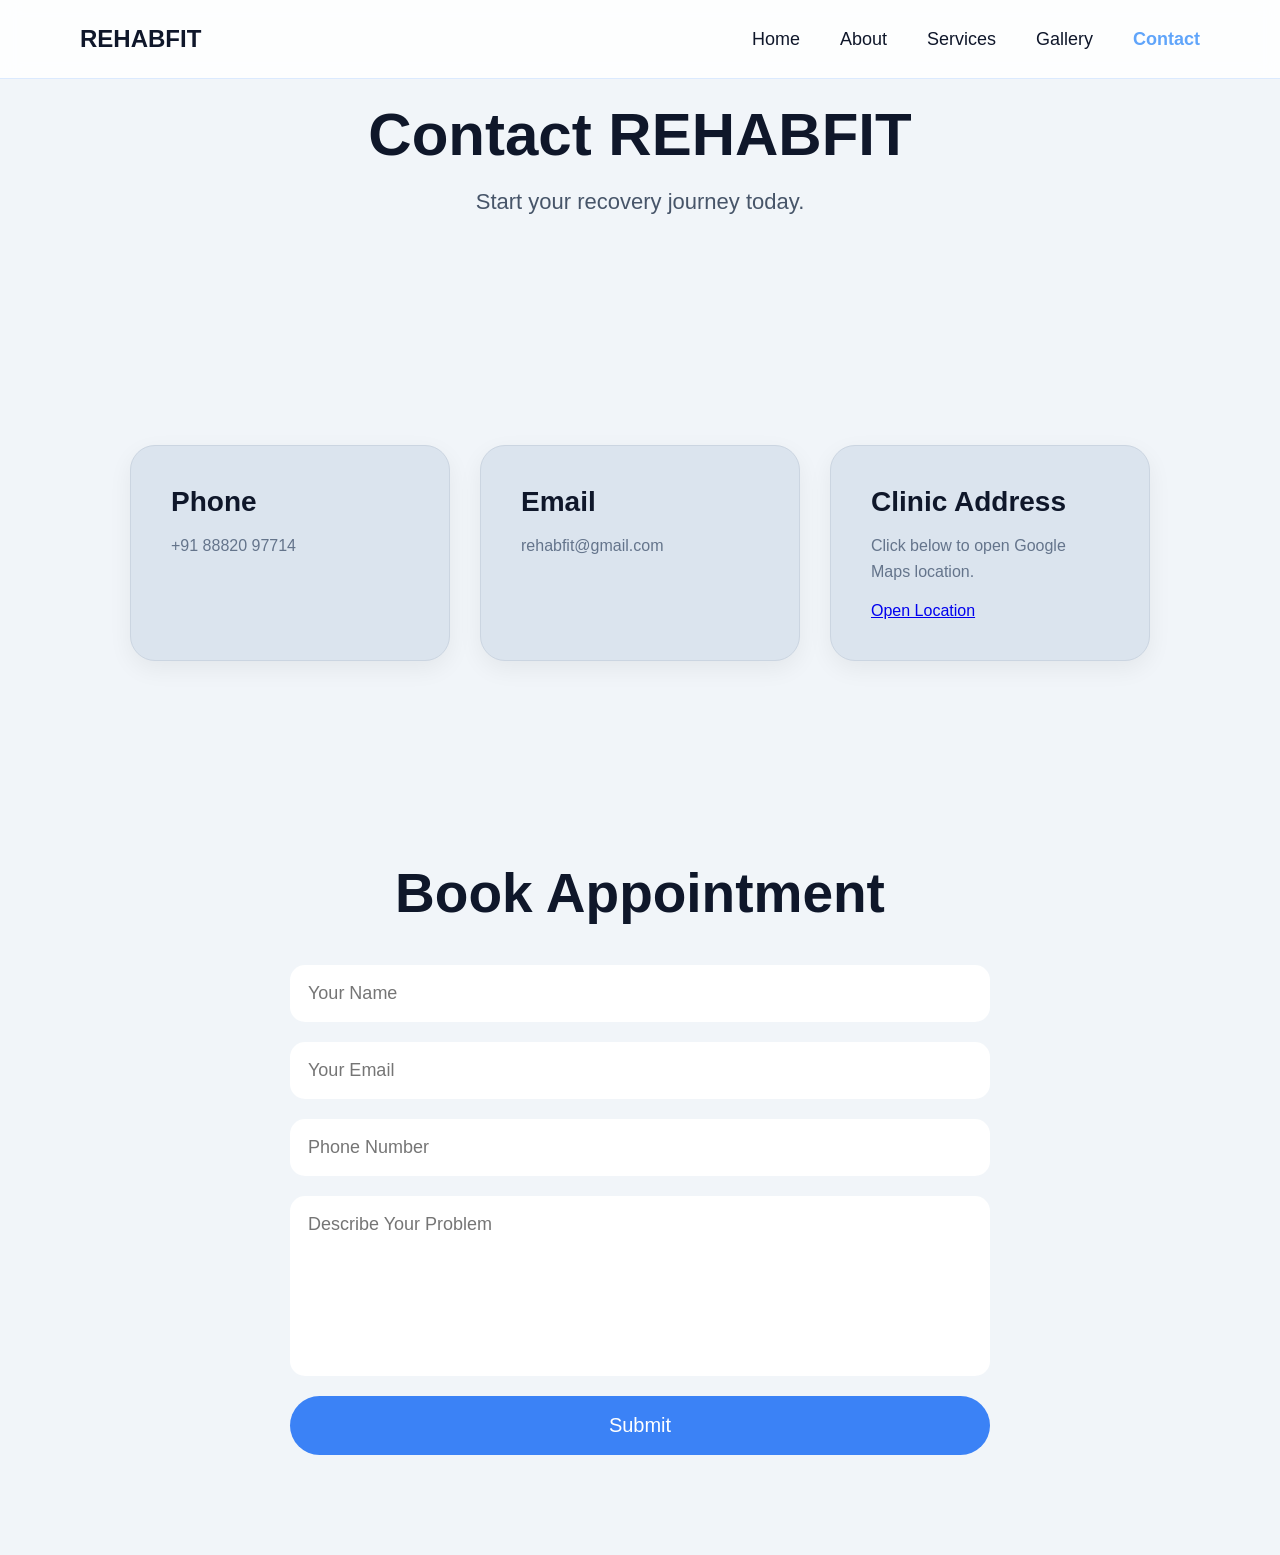
<file: contact.html>
<!DOCTYPE html>
<html lang="en">
<head>
  <meta charset="UTF-8">
  <meta name="viewport" content="width=device-width, initial-scale=1.0">

  <title>Contact REHABFIT</title>

  <link rel="stylesheet" href="style.css">
</head>

<body>

<header>
  <nav class="navbar">

    <h1 class="logo">REHABFIT</h1>

    <div class="menu-toggle">
      ☰
    </div>

    <ul class="nav-links">
      <li><a href="index.html">Home</a></li>
      <li><a href="about.html">About</a></li>
      <li><a href="services.html">Services</a></li>
      <li><a href="gallery.html">Gallery</a></li>
      <li><a class="active" href="contact.html">Contact</a></li>
    </ul>

  </nav>
</header>

<section class="contact">

  <h2>Contact REHABFIT</h2>

  <p>
    Start your recovery journey today.
  </p>

</section>

<!-- CONTACT INFO -->

<section class="services">

  <div class="service-boxes">

    <div class="card">
      <h3>Phone</h3>

      <p>
        +91 88820 97714
      </p>
    </div>

    <div class="card">
      <h3>Email</h3>

      <p>
        rehabfit@gmail.com
      </p>
    </div>

    <div class="card">
      <h3>Clinic Address</h3>

      <p>
        Click below to open Google Maps location.
      </p>

      <br>

      <a
        href="https://maps.app.goo.gl/jKjC3RJqLo8hixW28"
        target="_blank"
      >
        Open Location
      </a>
    </div>

  </div>

</section>

<!-- APPOINTMENT FORM -->

<section class="appointment">

  <h2>Book Appointment</h2>

 <form action="https://formsubmit.co/rehabfit@gmail.com" method="POST">

  <input type="text" name="name" placeholder="Your Name" required>

  <input type="email" name="email" placeholder="Your Email" required>

  <input type="text" name="phone" placeholder="Phone Number" required>

  <textarea name="message" placeholder="Describe Your Problem"></textarea>

  <button type="submit">Submit</button>

</form>

</section>

</body>
</html>
</file>
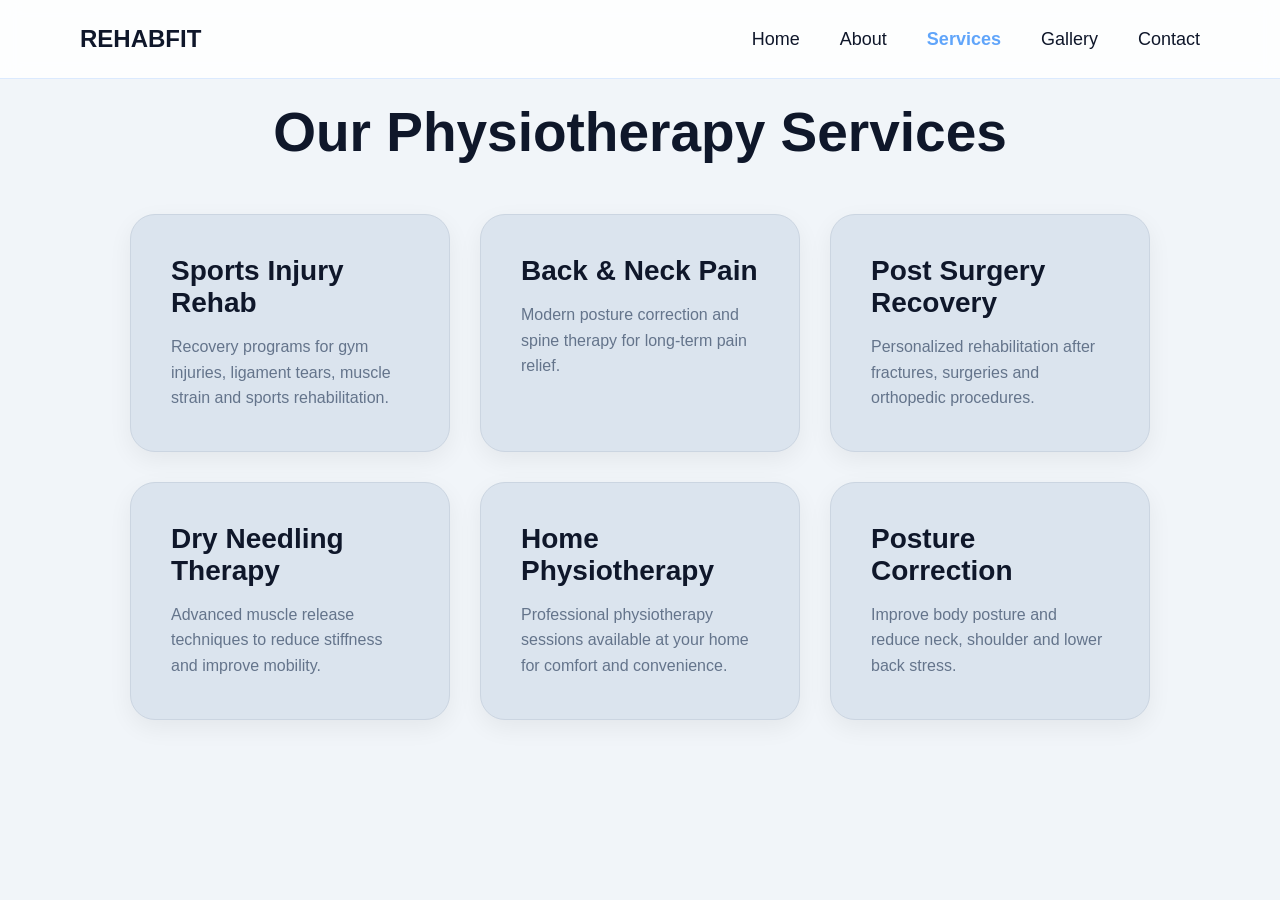
<file: services.html>
<!DOCTYPE html>
<html lang="en">
<head>
  <meta charset="UTF-8">
  <meta name="viewport" content="width=device-width, initial-scale=1.0">
  <title>REHABFIT Services</title>

  <link rel="stylesheet" href="style.css">
</head>

<body>

<header>
  <nav class="navbar">

    <h1 class="logo">REHABFIT</h1>

    <div class="menu-toggle">
      ☰
    </div>

    <ul class="nav-links">
      <li><a href="index.html">Home</a></li>
      <li><a href="about.html">About</a></li>
      <li><a class="active" href="services.html">Services</a></li>
      <li><a href="gallery.html">Gallery</a></li>
      <li><a href="contact.html">Contact</a></li>
    </ul>

  </nav>
</header>

<section class="services">

  <h2>Our Physiotherapy Services</h2>

  <div class="service-boxes">

    <div class="card">
      <h3>Sports Injury Rehab</h3>

      <p>
        Recovery programs for gym injuries, ligament tears,
        muscle strain and sports rehabilitation.
      </p>
    </div>

    <div class="card">
      <h3>Back & Neck Pain</h3>

      <p>
        Modern posture correction and spine therapy
        for long-term pain relief.
      </p>
    </div>

    <div class="card">
      <h3>Post Surgery Recovery</h3>

      <p>
        Personalized rehabilitation after fractures,
        surgeries and orthopedic procedures.
      </p>
    </div>

    <div class="card">
      <h3>Dry Needling Therapy</h3>

      <p>
        Advanced muscle release techniques to reduce
        stiffness and improve mobility.
      </p>
    </div>

    <div class="card">
      <h3>Home Physiotherapy</h3>

      <p>
        Professional physiotherapy sessions available
        at your home for comfort and convenience.
      </p>
    </div>

    <div class="card">
      <h3>Posture Correction</h3>

      <p>
        Improve body posture and reduce neck, shoulder
        and lower back stress.
      </p>
    </div>

  </div>

</section>

</body>
</html>
</file>
<file: style.css>
*{
    margin:0;
    padding:0;
    box-sizing:border-box;
    font-family:Arial, Helvetica, sans-serif;
    scroll-behavior:smooth;
}

body{
    background:#f1f5f9;
    color:#0f172a;
    overflow-x:hidden;
}
section{
    background:#f1f5f9;
}

/* NAVBAR */

.navbar{
    position:fixed;
    top:0;
    width:100%;
    display:flex;
    justify-content:space-between;
    align-items:center;
    padding:25px 80px;
    background:rgba(255,255,255,0.85);
    border-bottom:1px solid #dbeafe;
    backdrop-filter:blur(10px);
    z-index:1000;
}

.logo{
    width:220px;
    height:auto;
    display:block;
}

.nav-links{
    display:flex;
    list-style:none;
    gap:40px;
}

.nav-links a{
    text-decoration:none;
    color:#0f172a;
    font-size:18px;
    transition:0.3s;
    position:relative;
}
.nav-links a::after{
    content:'';
    position:absolute;
    left:0;
    bottom:-6px;
    width:0%;
    height:2px;
    background:#3b82f6;
    transition:0.4s;
}

.nav-links a:hover::after{
    width:100%;
}

.nav-links a:hover{
    color:#60a5fa;
}

/* HERO */

.hero{
    min-height:100vh;
    display:flex;
    justify-content:space-between;
    align-items:center;
    padding:150px 80px 80px;
    gap:60px;
}

.hero-text{
    width:50%;
    animation:slideLeft 1s ease;
}

.hero-text h2{
    font-size:72px;
    line-height:1.1;
    margin-bottom:25px;
}

.hero-text p{
    font-size:22px;
    color:#475569;
    margin-bottom:30px;
    line-height:1.6;
}

.hero-text button{
    padding:18px 40px;
    border:none;
    border-radius:40px;
    background:#3b82f6;
    color:white;
    font-size:18px;
    cursor:pointer;
    transition:0.3s;
}

.hero-text button:hover{
    transform:translateY(-5px);
    box-shadow:0 10px 30px rgba(59,130,246,0.4);
}
button:active{
    transform:scale(0.96);
}

.hero-image{
    width:50%;
    animation:slideRight 1s ease;
}

.hero-image img{
    width:100%;
    border-radius:30px;
    box-shadow:0 20px 40px rgba(0,0,0,0.4);
}

/* SERVICES */

.services{
    padding:100px 80px;
}

.services h2{
    font-size:55px;
    margin-bottom:50px;
    text-align:center;
}

.service-boxes{
    display:flex;
    gap:30px;
    flex-wrap:wrap;
    justify-content:center;
}

.card{
    background:#dbe4ee;
    padding:40px;
    border-radius:25px;
    width:320px;
    transition:0.4s;
    border:1px solid #cbd5e1;
    box-shadow:0 8px 25px rgba(0,0,0,0.06);
}

.card:hover{
    transform:translateY(-10px);
    background:#cfd9e6;
}

.card h3{
    font-size:28px;
    margin-bottom:15px;
}

.card p{
    color:#64748b;
    line-height:1.6;
}

/* ABOUT */

.about{
    display:flex;
    align-items:center;
    gap:60px;
    padding:100px 80px;
}

.about-image{
    width:50%;
}

.about-image img{
    width:100%;
    border-radius:25px;
}

.about-text{
    width:50%;
}

.about-text h2{
    font-size:55px;
    margin-bottom:20px;
}

.about-text p{
    font-size:20px;
    line-height:1.8;
    margin-bottom:30px;
    color:#475569;
}

.about-text button{
    padding:18px 40px;
    border:none;
    border-radius:40px;
    background:#3b82f6;
    color:white;
    font-size:18px;
    box-shadow:0 10px 25px rgba(59,130,246,0.25);
transition:0.3s;
.about-text button:hover{
    transform:translateY(-5px);
}
}

/* TESTIMONIALS */

.testimonials{
    padding:100px 80px;
    text-align:center;
}

.testimonials h2{
    font-size:55px;
    margin-bottom:60px;
}

.review-container{
    display:flex;
    gap:30px;
    justify-content:center;
    flex-wrap:wrap;
}

.review{
    background:#dbe4ee;
    color:#0f172a;
    padding:35px;
    border-radius:25px;
    width:320px;
    border:1px solid #cbd5e1;
}

.review p{
    color:#475569;
    line-height:1.7;
    margin-bottom:20px;
}

.review h4{
    color:#60a5fa;
}

/* CONTACT */

.contact{
    text-align:center;
    padding:100px 20px;
}

.contact h2{
    font-size:60px;
    margin-bottom:20px;
}

.contact p{
    font-size:22px;
    margin-bottom:30px;
    color:#475569;
}

.contact button{
    padding:18px 45px;
    border:none;
    border-radius:40px;
    background:#3b82f6;
    color:white;
    font-size:18px;
}

/* WHATSAPP BUTTON */

.whatsapp{
    position:fixed;
    right:20px;
    bottom:20px;
    background:#25D366;
    color:white;
    padding:18px 22px;
    border-radius:50%;
    font-size:28px;
    text-decoration:none;
    box-shadow:0 10px 25px rgba(0,0,0,0.3);
}

/* ANIMATIONS */

@keyframes slideLeft{
    from{
        opacity:0;
        transform:translateX(-80px);
    }
    to{
        opacity:1;
        transform:translateX(0);
    }
}

@keyframes slideRight{
    from{
        opacity:0;
        transform:translateX(80px);
    }
    to{
        opacity:1;
        transform:translateX(0);
    }
}

/* MOBILE */

@media(max-width:900px){

    .navbar{
        padding:20px;
    }

    .nav-links{
        display:none;
    }

    .hero{
        flex-direction:column;
        padding:140px 20px 40px;
    }

    .hero-text,
    .hero-image,
    .about-text,
    .about-image{
        width:100%;
    }

    .hero-text h2{
        font-size:45px;
    }

    .about{
        flex-direction:column;
        padding:50px 20px;
    }

    .services{
        padding:60px 20px;
    }

    .testimonials{
        padding:60px 20px;
    }

    .contact h2{
        font-size:42px;
    }
}
/* APPOINTMENT */

.appointment{
    padding:100px 20px;
    text-align:center;
}

.appointment h2{
    font-size:55px;
    margin-bottom:40px;
}

form{
    max-width:700px;
    margin:auto;
    display:flex;
    flex-direction:column;
    gap:20px;
}

input,
textarea{
    padding:18px;
    border:none;
    border-radius:15px;
    font-size:18px;
    background:white;
    color:#0f172a;
}

textarea{
    height:180px;
    resize:none;
}

form button{
    padding:18px;
    border:none;
    border-radius:40px;
    background:#3b82f6;
    color:white;
    font-size:20px;
    cursor:pointer;
}
/* DOCTOR SECTION */

.doctor{
    display:flex;
    align-items:center;
    justify-content:space-between;
    gap:60px;
    padding:100px 80px;
}

.doctor-image{
    width:45%;
}

.doctor-image img{
    width:100%;
    border-radius:30px;
}

.doctor-text{
    width:55%;
}

.doctor-text h2{
    font-size:55px;
    margin-bottom:25px;
}

.doctor-text p{
    font-size:20px;
    color:#475569;
    line-height:1.8;
    margin-bottom:40px;
}

.stats{
    display:flex;
    gap:25px;
    flex-wrap:wrap;
}

.stat-box{
    background:#dbe4ee;
    padding:30px;
    border-radius:24px;
    width:180px;
    text-align:center;
    border:1px solid #cbd5e1;
    box-shadow:0 8px 25px rgba(0,0,0,0.08);

}

.stat-box h3{
    font-size:40px;
    color:#60a5fa;
    margin-bottom:10px;
}

.stat-box p{
    font-size:16px;
}
.doctor{
    flex-direction:column;
    padding:60px 20px;
}

.doctor-image,
.doctor-text{
    width:100%;
}
.map{
    padding:100px 80px;
}

.map h2{
    text-align:center;
    font-size:55px;
    margin-bottom:40px;
}

.map iframe{
    border-radius:25px;
}

/* MAP */

.map-container{
    margin-top:50px;
    border-radius:25px;
    overflow:hidden;
}
.gallery{
    padding:100px 80px;
}

.gallery h2{
    text-align:center;
    font-size:55px;
    margin-bottom:50px;
}

.gallery-grid{
    display:grid;
    grid-template-columns:repeat(3,1fr);
    gap:25px;
}

.gallery-grid img{
    width:100%;
    border-radius:25px;
    height:350px;
    object-fit:cover;
    transition:0.4s;
}
.hero-image img,
.about-image img,
.doctor-image img,
.gallery-grid img{
    transition:0.5s;
}

.hero-image img:hover,
.about-image img:hover,
.doctor-image img:hover,
.gallery-grid img:hover{
    transform:scale(1.03);
}
.gallery-grid img:hover{
    transform:scale(1.05);
}
/* PREMIUM FOOTER */

.footer{
    background:#071739;
    padding:80px 80px 30px;
    margin-top:80px;
    color:white;
}

.footer-container{
    display:flex;
    justify-content:space-between;
    gap:50px;
    flex-wrap:wrap;
}

.footer-box{
    flex:1;
    min-width:250px;
}

.footer-box h2,
.footer-box h3{
    margin-bottom:25px;
    color:white;
}

.footer-box p{
    color:#cbd5e1;
    line-height:1.9;
    margin-bottom:12px;
}

.footer-box a{
    display:block;
    color:#d1d5db;
    text-decoration:none;
    margin-bottom:14px;
    transition:0.3s;
}

.footer-box a:hover{
    color:#60a5fa;
    transform:translateX(5px);
}

.footer-bottom{
    text-align:center;
    margin-top:50px;
    padding-top:25px;
    border-top:1px solid rgba(255,255,255,0.1);
    color:#cbd5e1;
}
/* MOBILE MENU */

.menu-toggle{
    display:none;
    font-size:35px;
    cursor:pointer;
}

@media(max-width:900px){

    .menu-toggle{
        display:block;
    }

    .nav-links{
        position:absolute;
        top:90px;
        right:0;
        background:#02112f;
        width:100%;
        flex-direction:column;
        align-items:center;
        padding:30px 0;
        display:none;
    }

    .nav-links.active{
        display:flex;
    }
}
/* WHATSAPP FLOAT */

.whatsapp-float{
    position:fixed;
    bottom:30px;
    right:30px;
    width:65px;
    height:65px;
    background:#25d366;
    color:white;
    border-radius:50%;
    display:flex;
    align-items:center;
    justify-content:center;
    font-size:34px;
    text-decoration:none;
    box-shadow:0 10px 25px rgba(0,0,0,0.3);
    z-index:999;
    transition:0.3s;
}

.whatsapp-float:hover{
    transform:scale(1.1);
}
/* FOOTER */

.footer{
    background:#02102b;
    padding:80px 80px 30px;
    margin-top:80px;
}

.footer-content{
    display:flex;
    justify-content:space-between;
    gap:50px;
    flex-wrap:wrap;
}

.footer-box{
    flex:1;
    min-width:250px;
}

.footer-box h2{
    font-size:38px;
    margin-bottom:20px;
}

.footer-box h3{
    font-size:28px;
    margin-bottom:20px;
}

.footer-box p{
    color:#475569;
    line-height:1.8;
    margin-bottom:10px;
}

.footer-box a{
    display:block;
    color:#475569;
    text-decoration:none;
    margin-bottom:12px;
    transition:0.3s;
}

.footer-box a:hover{
    color:#3b82f6;
    transform:translateX(5px);
}

.footer-bottom{
    text-align:center;
    margin-top:50px;
    padding-top:20px;
    border-top:1px solid rgba(255,255,255,0.1);
    color:#cfcfcf;
}
.card i{
    font-size:45px;
    color:#60a5fa;
    margin-bottom:25px;
    transition:0.3s;
}

.card:hover i{
    transform:scale(1.2) rotate(5deg);
}
.footer-box a{
    color:#475569;
    text-decoration:none;
    margin-bottom:12px;
    display:block;
    transition:0.3s;
}

.footer-box a:hover{
    color:#3b82f6;
    transform:translateX(5px);
}/* FAQ */

.faq{
    padding:100px 80px;
}

.faq h2{
    text-align:center;
    font-size:55px;
    margin-bottom:50px;
}

.faq-container{
    display:flex;
    flex-direction:column;
    gap:25px;
}

.faq-box{
    background:#dbe4ee;
    color:#0f172a;
    padding:35px;
    border-radius:20px;
    transition:0.3s;
    border:1px solid #cbd5e1;
}

.faq-box:hover{
    transform:translateY(-5px);
    background:#cfd9e6;
}

.faq-box h3{
    margin-bottom:15px;
    font-size:28px;
}

.faq-box p{
    color:#475569;
    line-height:1.7;
}
/* CARD HOVER EFFECTS */

.card,
.review,
.faq-box,
.stat-box{
    transition:all 0.35s ease;
}

.card:hover,
.review:hover,
.faq-box:hover,
.stat-box:hover{
    transform:translateY(-8px);
}

/* LOADER */

#loader{
    position:fixed;
    width:100%;
    height:100vh;
    background:#03163d;
    display:flex;
    flex-direction:column;
    justify-content:center;
    align-items:center;
    z-index:99999;
}

.spinner{
    width:80px;
    height:80px;
    border:8px solid rgba(255,255,255,0.2);
    border-top:8px solid #60a5fa;
    border-radius:50%;
    animation:spin 1s linear infinite;
    margin-bottom:25px;
}

#loader h2{
    font-size:42px;
    letter-spacing:3px;
    color:white;
}

@keyframes spin{
    100%{
        transform:rotate(360deg);
    }
}
/* SCROLL PROGRESS BAR */

#progress-bar{
    position:fixed;
    top:0;
    left:0;
    width:0%;
    height:5px;
    background:#60a5fa;
    z-index:999999;
    transition:0.1s;
}
/* ACTIVE NAVBAR */

.nav-links a.active{
    color:#60a5fa;
    font-weight:bold;
}
.footer-logo{
    width:220px;
    height:auto;
    margin-bottom:20px;
    display:block;
    filter:brightness(1.2);
}
.footer-logo:hover{
    transform:scale(1.03);
    transition:0.3s;
}
/* PAGE TRANSITION */

body{
    animation:fadeInPage 0.8s ease;
}

@keyframes fadeInPage{
    from{
        opacity:0;
        transform:translateY(20px);
    }

    to{
        opacity:1;
        transform:translateY(0);
    }
}
</file>
